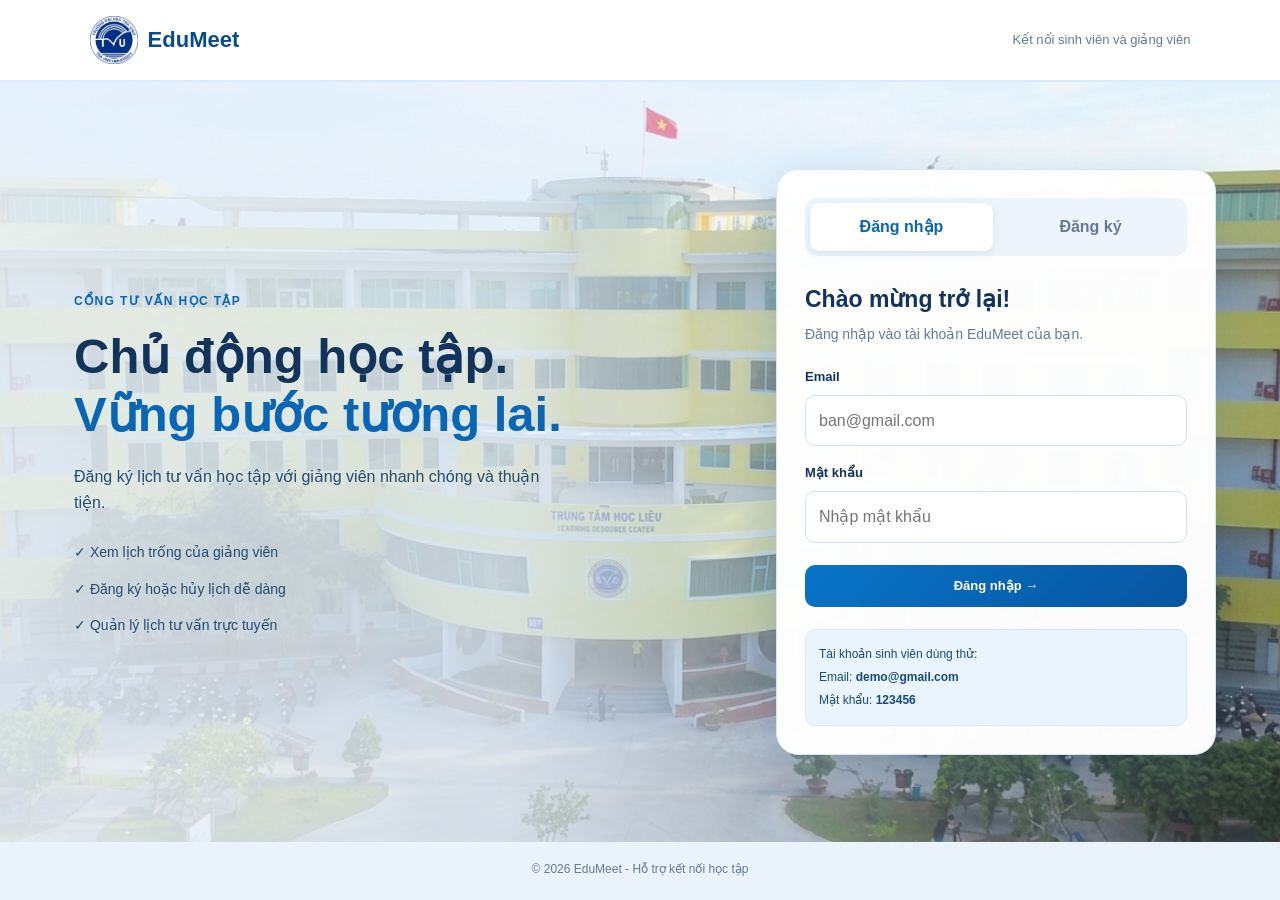
<file: index.html>
<!DOCTYPE html>
<html lang="vi">
<head>
    <meta charset="UTF-8">
    <meta name="viewport" content="width=device-width, initial-scale=1.0">
    <title>EduMeet - Tư vấn học tập</title>
    <link rel="stylesheet" href="style.css">
</head>
<body>
<header class="topbar">
    <a class="brand" href="index.html">
    <img src="images/Logo.png" alt="Logo TVU" class="tvu-logo">
    EduMeet
</a>
    <span class="topbar-note">Kết nối sinh viên và giảng viên</span>
</header>

<main class="auth-layout">
    <section class="intro-panel">
        <span class="eyebrow">CỔNG TƯ VẤN HỌC TẬP</span>
        <h1>Chủ động học tập.<br><span>Vững bước tương lai.</span></h1>
        <p>Đăng ký lịch tư vấn học tập với giảng viên nhanh chóng và thuận tiện.</p>
        <div class="intro-points">
            <div>✓ Xem lịch trống của giảng viên</div>
            <div>✓ Đăng ký hoặc hủy lịch dễ dàng</div>
            <div>✓ Quản lý lịch tư vấn trực tuyến</div>
        </div>
    </section>

    <section class="auth-card">
        <div class="auth-tabs">
            <button type="button" class="auth-tab active" data-auth="login">Đăng nhập</button>
            <button type="button" class="auth-tab" data-auth="register">Đăng ký</button>
        </div>

        <form id="login-form" class="auth-form">
            <h2>Chào mừng trở lại!</h2>
            <p class="muted">Đăng nhập vào tài khoản EduMeet của bạn.</p>

            <label for="login-email">Email</label>
            <input id="login-email" type="email" placeholder="ban@gmail.com" required>

            <label for="login-password">Mật khẩu</label>
            <input id="login-password" type="password" placeholder="Nhập mật khẩu" required>

            <button class="btn btn-primary full" type="submit">Đăng nhập →</button>
            <p id="login-message" class="form-message"></p>

            <div class="demo-hint">
                Tài khoản sinh viên dùng thử:<br>
                Email: <b>demo@gmail.com</b><br>
                Mật khẩu: <b>123456</b>
            </div>
        </form>

        <form id="register-form" class="auth-form hidden">
            <h2>Tạo tài khoản</h2>
            <p class="muted">Chọn vai trò để bắt đầu sử dụng EduMeet.</p>

            <label for="register-name">Họ và tên</label>
            <input id="register-name" type="text" placeholder="Nguyễn Văn A" required>

            <label for="register-role">Vai trò</label>
            <select id="register-role" required>
                <option value="">-- Chọn vai trò --</option>
                <option value="student">Sinh viên</option>
                <option value="lecturer">Giảng viên</option>
            </select>

            <label for="register-email">Email</label>
            <input id="register-email" type="email" placeholder="ban@gmail.com" required>

            <label for="register-password">Mật khẩu</label>
            <input id="register-password" type="password" placeholder="Nhập ít nhất 6 ký tự" minlength="6" required>

            <button class="btn btn-primary full" type="submit">Tạo tài khoản →</button>
            <p id="register-message" class="form-message"></p>
        </form>
    </section>
</main>

<footer>© 2026 EduMeet - Hỗ trợ kết nối học tập</footer>
<script src="script.js"></script>
</body>
</html>
</file>
<file: style.css>
:root {
    /* Màu chủ đạo theo phong cách TVU */
    --primary: #0866b5;
    --primary-dark: #064f91;
    --ink: #12345a;
    --muted: #637b96;
    --line: #d8e5f2;
    --bg: #f2f8fd;

    /* Màu phụ */
    --green: #21865b;
    --orange: #e5a323;

    /* Màu nền và điểm nhấn */
    --blue-light: #e7f3ff;
    --blue-soft: #f3f8fe;
    --gold: #f4c542;
}

* {
    box-sizing: border-box;
    margin: 0;
    padding: 0;
}

body {
    font-family: "Segoe UI", Arial, sans-serif;
    background: var(--bg);
    color: var(--ink);
    line-height: 1.6;
    min-height: 100vh;
}

a {
    text-decoration: none;
    color: inherit;
}

button, input, select {
    font: inherit;
}

button {
    cursor: pointer;
}

.topbar {
    min-height: 76px;
    background: white;
    border-bottom: 1px solid var(--line);
    padding: 16px 7%;
    display: flex;
    align-items: center;
    justify-content: space-between;
    gap: 15px;
}

.brand {
    display: inline-flex;
    align-items: center;
    gap: 10px;
    font-size: 22px;
    font-weight: 800;
}

.logo {
    width: 42px;
    height: 42px;
    border-radius: 13px;
    display: inline-flex;
    align-items: center;
    justify-content: center;
    background: var(--primary);
    color: white;
    font-size: 23px;
    font-weight: 800;
}

.logo.small {
    width: 36px;
    height: 36px;
    font-size: 19px;
}

.topbar-note {
    color: var(--muted);
    font-size: 13px;
}

.auth-layout {
    max-width: 1120px;
    min-height: calc(100vh - 140px);
    margin: auto;
    padding: 55px 25px;
    display: grid;
    grid-template-columns: 1fr 420px;
    gap: 60px;
    align-items: center;
}

.intro-panel .eyebrow,
.eyebrow {
    display: inline-block;
    color: var(--primary);
    font-size: 12px;
    font-weight: 800;
    letter-spacing: 1.4px;
    margin-bottom: 15px;
}

.intro-panel h1 {
    font-size: clamp(32px, 4vw, 49px);
    line-height: 1.2;
    margin-bottom: 20px;
}

.intro-panel h1 span {
    color: var(--primary);
}

.intro-panel > p {
    color: var(--muted);
    max-width: 490px;
    margin-bottom: 26px;
}

.intro-points {
    display: grid;
    gap: 14px;
    color: #45455e;
    font-size: 14px;
}

.auth-card {
    background: white;
    border: 1px solid var(--line);
    border-radius: 22px;
    padding: 28px;
    box-shadow: 0 18px 50px #25234b0c;
}

.auth-tabs {
    display: grid;
    grid-template-columns: 1fr 1fr;
    gap: 6px;
    padding: 5px;
    background: #f4f4fa;
    border-radius: 12px;
    margin-bottom: 25px;
}

.auth-tab {
    border: 0;
    border-radius: 9px;
    padding: 11px 5px;
    background: transparent;
    color: var(--muted);
    font-weight: 700;
}

.auth-tab.active {
    background: white;
    color: var(--primary);
    box-shadow: 0 2px 8px #0000000a;
}

.auth-form h2 {
    font-size: 23px;
    margin-bottom: 5px;
}

.muted {
    color: var(--muted);
    font-size: 14px;
}

.auth-form > .muted {
    margin-bottom: 22px;
}

.auth-form label,
.lecturer-form label {
    display: block;
    font-size: 13px;
    font-weight: 700;
    margin-bottom: 7px;
}

.auth-form input,
.auth-form select,
.lecturer-form input,
.lecturer-form select,
.filters input,
.filters select {
    width: 100%;
    padding: 12px 13px;
    border: 1px solid #dedfeb;
    border-radius: 10px;
    outline: none;
    background: white;
    color: var(--ink);
    margin-bottom: 17px;
}

input:focus, select:focus {
    border-color: var(--primary);
    box-shadow: 0 0 0 3px #635bdf17;
}

.btn {
    border: 0;
    border-radius: 10px;
    padding: 11px 17px;
    font-size: 13px;
    font-weight: 750;
    transition: 0.2s;
}

.btn-primary {
    background: var(--primary);
    color: white;
}

.btn-primary:hover {
    background: var(--primary-dark);
}

.btn-outline {
    border: 1px solid var(--line);
    background: white;
    color: var(--ink);
}

.btn-outline:hover {
    border-color: var(--primary);
    color: var(--primary);
}

.full {
    width: 100%;
    margin-top: 5px;
}

.form-message {
    font-size: 13px;
    margin-top: 10px;
    color: #c33b4a;
}

.form-message.success {
    color: var(--green);
}

.demo-hint {
    background: #f4f3ff;
    padding: 13px;
    border-radius: 10px;
    font-size: 12px;
    line-height: 1.9;
    margin-top: 22px;
    overflow-wrap: anywhere;
}

.hidden {
    display: none !important;
}

footer {
    text-align: center;
    color: var(--muted);
    font-size: 12px;
    padding: 18px;
}

/* Giao diện sau đăng nhập */

.dashboard {
    max-width: 1200px;
    margin: auto;
    padding: 25px;
}

.dashboard-nav {
    display: flex;
    align-items: center;
    justify-content: space-between;
    gap: 15px;
    background: white;
    border: 1px solid var(--line);
    border-radius: 15px;
    padding: 14px 20px;
}

.user-menu {
    display: flex;
    align-items: center;
    gap: 13px;
    font-size: 13px;
    font-weight: 650;
}

.welcome-row {
    display: flex;
    align-items: center;
    justify-content: space-between;
    gap: 20px;
    padding: 42px 5px 30px;
}

.welcome-row h1 {
    font-size: clamp(25px, 4vw, 35px);
    margin-bottom: 8px;
}

.stats-grid {
    display: grid;
    grid-template-columns: repeat(3, 1fr);
    gap: 18px;
    margin-bottom: 30px;
}

.stat-card {
    background: white;
    border: 1px solid var(--line);
    border-radius: 15px;
    padding: 20px;
    display: flex;
    align-items: center;
    gap: 15px;
}

.stat-icon {
    width: 45px;
    height: 45px;
    border-radius: 12px;
    display: grid;
    place-items: center;
    font-size: 21px;
}

.purple {
    background: #eeecff;
    color: var(--primary);
}

.green {
    background: #e2f8ed;
    color: var(--green);
}

.orange {
    background: #fff0df;
    color: var(--orange);
}

.stat-card p {
    color: var(--muted);
    font-size: 12px;
}

.stat-card strong {
    font-size: 25px;
}

.section-block {
    margin-bottom: 28px;
}

.section-heading {
    display: flex;
    align-items: center;
    justify-content: space-between;
    gap: 15px;
    margin-bottom: 18px;
}

.section-heading h2 {
    font-size: 21px;
}

.filters {
    display: flex;
    gap: 12px;
    margin-bottom: 20px;
}

.filters input,
.filters select {
    margin-bottom: 0;
    max-width: 320px;
}

.slot-grid,
.lecturer-slot-list,
.booking-list {
    display: grid;
    grid-template-columns: repeat(4, minmax(0, 1fr));
    gap: 16px;
}

.slot-card,
.lecturer-slot-card,
.booking-card {
    background: white;
    border: 1px solid var(--line);
    border-radius: 15px;
    padding: 21px;
    min-width: 0;
    overflow-wrap: anywhere;
}

.slot-card h3,
.lecturer-slot-card h3,
.booking-card h3 {
    font-size: 17px;
    margin-bottom: 7px;
}

.slot-card p,
.lecturer-slot-card p,
.booking-card p {
    color: var(--muted);
    font-size: 13px;
    margin: 5px 0;
}

.slot-card .btn,
.lecturer-slot-card .btn,
.booking-card .btn {
    margin-top: 14px;
}

.tag {
    display: inline-block;
    padding: 5px 9px;
    border-radius: 7px;
    background: #efedff;
    color: var(--primary);
    font-size: 11px;
    font-weight: 750;
    margin-bottom: 10px;
}

.tag.booked {
    background: #fff0df;
    color: #a35e14;
}

.empty-state {
    text-align: center;
    padding: 25px;
    color: var(--muted);
    font-size: 13px;
    background: white;
    border: 1px dashed #d8d9e7;
    border-radius: 12px;
}

.notice {
    padding: 16px;
    border-radius: 12px;
    background: #efedff;
    color: #555080;
    font-size: 12px;
    margin: 25px 0;
}

.lecturer-form {
    background: white;
    border: 1px solid var(--line);
    border-radius: 15px;
    padding: 24px;
}

.form-grid {
    display: grid;
    grid-template-columns: repeat(2, minmax(0, 1fr));
    gap: 0 18px;
}

.student-booking {
    margin-top: 12px;
    background: #f3f2ff;
    border-radius: 10px;
    padding: 12px;
    font-size: 12px;
}

.toast {
    position: fixed;
    bottom: 20px;
    right: 20px;
    max-width: 90%;
    padding: 13px 18px;
    border-radius: 10px;
    background: #292742;
    color: white;
    font-size: 13px;
    display: none;
    z-index: 10;
}

@media (max-width: 800px) {
    .auth-layout {
        grid-template-columns: 1fr;
        gap: 30px;
        max-width: 550px;
    }

    .stats-grid {
        grid-template-columns: 1fr;
    }

    .slot-grid {
        grid-template-columns: repeat(2, minmax(0, 1fr));
    }

    .lecturer-slot-list,
    .booking-list {
        grid-template-columns: 1fr;
    }
}

@media (max-width: 520px) {
    .topbar {
        padding: 13px 16px;
    }

    .topbar-note {
        display: none;
    }

    .auth-layout {
        padding: 30px 16px;
    }

    .auth-card {
        padding: 20px;
    }

    .dashboard {
        padding: 13px;
    }

    .dashboard-nav {
        align-items: flex-start;
        flex-direction: column;
    }

    .user-menu {
        width: 100%;
        justify-content: space-between;
        flex-wrap: wrap;
    }

    .welcome-mark {
        display: none;
    }

    .filters,
    .section-heading {
        align-items: stretch;
        flex-direction: column;
    }

    .filters input,
    .filters select {
        max-width: none;
    }

    .form-grid {
        grid-template-columns: 1fr;
    }

    .lecturer-form {
        padding: 16px;
    }
}

/* GIAO DIỆN ĐỔI MẬT KHẨU */
.password-section {
    margin-top: 28px;
}

.password-form {
    max-width: 600px;
    padding: 24px;
    background: #ffffff;
    border: 1px solid var(--line);
    border-radius: 16px;
}

.password-field {
    margin-bottom: 18px;
}

.password-field label {
    display: block;
    margin-bottom: 8px;
    font-size: 13px;
    font-weight: 700;
}

.password-field input {
    width: 100%;
    padding: 13px 14px;
    border: 1px solid #e3e5f0;
    border-radius: 10px;
    background: #ffffff;
    color: var(--ink);
    outline: none;
    box-sizing: border-box;
}

.password-field input:focus {
    border-color: var(--primary);
    box-shadow: 0 0 0 3px #635bdf15;
}

#change-password-message.success {
    color: #16803c;
}

@media (max-width: 600px) {
    .password-form {
        padding: 16px;
    }
}
/* MENU AVATAR */
.user-menu {
    position: relative;
    display: flex;
    align-items: center;
}

.profile-button {
    display: flex;
    align-items: center;
    gap: 10px;
    padding: 6px 12px 6px 6px;
    border: 1px solid var(--line);
    border-radius: 30px;
    background: white;
    color: var(--ink);
    font: inherit;
    font-size: 14px;
    font-weight: 600;
    cursor: pointer;
    transition: box-shadow 0.2s, border-color 0.2s;
}

.profile-button:hover {
    border-color: var(--primary);
    box-shadow: 0 3px 12px #635bdf18;
}

.profile-avatar {
    width: 38px;
    height: 38px;
    border-radius: 50%;
    object-fit: cover;
    background: #eeeaff;
}

.dropdown-arrow {
    font-size: 12px;
    color: var(--muted);
}

.profile-dropdown {
    position: absolute;
    z-index: 1001;
    top: calc(100% + 10px);
    right: 0;
    width: 200px;
    padding: 7px;
    background: white;
    border: 1px solid var(--line);
    border-radius: 12px;
    box-shadow: 0 10px 30px #20204018;
}

.profile-dropdown.hidden {
    display: none !important;
}

.profile-dropdown button,
.profile-dropdown-item {
    display: block;
    width: 100%;
    padding: 12px;
    border: none;
    border-radius: 8px;
    background: transparent;
    color: var(--ink);
    text-align: left;
    font-size: 13px;
    cursor: pointer;
}

.profile-dropdown button:hover,
.profile-dropdown-item:hover {
    background: #f3f2ff;
    color: var(--primary);
}
/* CỬA SỔ ĐỔI MẬT KHẨU */
.modal-overlay {
    position: fixed;
    inset: 0;
    z-index: 1000;
    display: flex;
    align-items: center;
    justify-content: center;
    padding: 16px;
    background: rgba(20, 20, 40, 0.5);
}

.modal-overlay.hidden {
    display: none;
}

.password-modal {
    position: relative;
    width: 100%;
    max-width: 430px;
    max-height: 90vh;
    overflow-y: auto;
    padding: 30px;
    border-radius: 20px;
    background: white;
    box-shadow: 0 20px 60px #0002;
}

.password-modal h2 {
    margin: 12px 0 8px;
    font-size: 23px;
}

.password-modal > .muted {
    margin-bottom: 22px;
    font-size: 13px;
    line-height: 1.6;
}

.password-modal-icon {
    display: flex;
    align-items: center;
    justify-content: center;
    width: 48px;
    height: 48px;
    margin: 0 auto 16px;
    border-radius: 14px;
    background: #e5f2ff;
    color: #0866b5;
    font-size: 24px;
}
.profile-required-modal {
    width: min(420px, 92vw);
    padding: 28px;
    text-align: center;
}

.profile-required-modal .password-modal-icon {
    margin: 0 auto 16px;
}
.modal-close {
    position: absolute;
    top: 12px;
    right: 15px;
    width: 34px;
    height: 34px;
    border: none;
    border-radius: 50%;
    background: #f5f5f8;
    font-size: 24px;
    cursor: pointer;
}

.password-modal label {
    display: block;
    margin: 15px 0 7px;
    font-size: 13px;
    font-weight: 600;
}

.password-modal input {
    box-sizing: border-box;
    width: 100%;
    padding: 12px;
    border: 1px solid #e3e5f0;
    border-radius: 10px;
    outline: none;
}

.password-modal input:focus {
    border-color: var(--primary);
    box-shadow: 0 0 0 3px #635bdf15;
}

.password-modal .btn {
    margin-top: 20px;
}

@media (max-width: 480px) {
    .password-modal {
        padding: 22px;
    }

    .profile-button {
        gap: 6px;
        padding-right: 8px;
        font-size: 12px;
    }

    .profile-avatar {
        width: 32px;
        height: 32px;
    }
}.profile-dropdown-item {
    display: block;
    width: 100%;
    padding: 12px;
    border-radius: 8px;
    color: var(--ink);
    font-size: 13px;
    cursor: pointer;
    box-sizing: border-box;
}

.profile-dropdown-item:hover {
    background: #f3f2ff;
    color: var(--primary);
}
/* Pop-up đăng ký và hủy lịch */
.booking-popup {
    position: fixed;
    inset: 0;
    z-index: 2000;
    display: flex;
    align-items: center;
    justify-content: center;
    padding: 16px;
    background: rgba(20, 20, 40, 0.5);
    backdrop-filter: blur(4px);
}

.booking-popup.hidden {
    display: none;
}

.booking-popup-content {
    position: relative;
    box-sizing: border-box;
    width: 100%;
    max-width: 380px;
    padding: 32px 26px 26px;
    border-radius: 22px;
    background: white;
    box-shadow: 0 20px 60px rgba(0, 0, 0, 0.18);
    text-align: center;
    animation: bookingPopupIn 0.25s ease;
}

.booking-popup-close {
    position: absolute;
    top: 10px;
    right: 14px;
    border: none;
    background: transparent;
    color: #777;
    font-size: 28px;
    cursor: pointer;
}

.booking-popup-icon {
    display: flex;
    align-items: center;
    justify-content: center;
    width: 64px;
    height: 64px;
    margin: 0 auto 16px;
    border-radius: 50%;
    background: #e4f8ec;
    color: #16834a;
    font-size: 34px;
    font-weight: bold;
}

.booking-popup-content h2 {
    margin: 0 0 10px;
    font-size: 22px;
    color: #25243a;
}

.booking-popup-content p {
    margin: 0 0 24px;
    color: #77788b;
    font-size: 14px;
    line-height: 1.7;
}

.booking-popup-content .btn {
    width: 100%;
}

@keyframes bookingPopupIn {
    from {
        opacity: 0;
        transform: translateY(12px) scale(0.96);
    }
    to {
        opacity: 1;
        transform: translateY(0) scale(1);
    }
}
/* Nút xóa lịch màu đỏ */
button[data-delete] {
    background-color: #dc3545;
    color: #fff;
    border: 1px solid #dc3545;
    border-radius: 8px;
    padding: 10px 18px;
    cursor: pointer;
    transition: background-color 0.2s ease;
}

/* Khi di chuột vào nút */
button[data-delete]:hover {
    background-color: #bb2d3b;
    border-color: #b02a37;
}

/* ==================================
   EDUMEET - GIAO DIỆN TÔNG MÀU TVU
   ================================== */

/* Thanh đầu trang */
.topbar {
    background: #ffffff;
    border-bottom: 2px solid #d9eafb;
}

.brand {
    color: #084c8d;
}

.logo {
    background: linear-gradient(135deg, #0875ca, #064b91);
    border-radius: 12px;
}

/* Nền trang đăng nhập */
body {
    background-color: var(--bg);
    color: var(--ink);
}

.auth-layout {
    max-width: 1250px;
    grid-template-columns: minmax(0, 1fr) 440px;
    gap: 65px;
}

/* Tiêu đề bên trái */
.eyebrow,
.intro-panel .eyebrow {
    color: #0866b5;
}

.intro-panel h1 {
    color: #12345a;
}

.intro-panel h1 span {
    color: #0878d1;
}

.intro-points {
    color: #244b72;
}

/* Khung đăng nhập, đăng ký */
.auth-card {
    border: 1px solid #dce8f5;
    border-radius: 22px;
    box-shadow: 0 18px 45px rgba(19, 76, 130, 0.09);
}

.auth-tabs {
    background: #edf4fc;
}

.auth-tab.active {
    color: #0866b5;
    background: #ffffff;
    box-shadow: 0 3px 10px rgba(8, 102, 181, 0.10);
}

/* Ô nhập thông tin */
.auth-form input,
.auth-form select,
.lecturer-form input,
.lecturer-form select,
.filters input,
.filters select {
    border-color: #d4e1ef;
}

input:focus,
select:focus,
textarea:focus {
    border-color: #0878d1;
    box-shadow: 0 0 0 3px rgba(8, 120, 209, 0.12);
}

/* Nút chính */
.btn-primary {
    background: linear-gradient(135deg, #0874c8, #0755a0);
    color: #ffffff;
}

.btn-primary:hover {
    background: #064783;
}

/* Nút phụ */
.btn-outline {
    border-color: #d5e3f1;
    color: #164d7e;
}

.btn-outline:hover {
    border-color: #0874c8;
    color: #0874c8;
    background: #f1f8ff;
}

/* Thông tin tài khoản dùng thử */
.demo-hint {
    background: #eaf4ff;
    color: #174b7a;
    border: 1px solid #d9eafb;
}

/* Giao diện sau đăng nhập */
.dashboard-nav {
    border-color: #d8e5f2;
    box-shadow: 0 4px 16px rgba(19, 76, 130, 0.04);
}

.dashboard-nav .brand {
    color: #084c8d;
}

.welcome-row h1 {
    color: #12345a;
}

.section-heading h2 {
    color: #12345a;
}

/* Các thẻ thống kê */
.stat-card,
.slot-card,
.lecturer-slot-card,
.booking-card,
.lecturer-form {
    border-color: #dce8f5;
    box-shadow: 0 5px 18px rgba(19, 76, 130, 0.04);
}

.purple {
    background: #e4f1ff;
    color: #0866b5;
}

.green {
    background: #e5f6ed;
    color: #21865b;
}

.orange {
    background: #fff5dc;
    color: #a66b08;
}

/* Nhãn lịch tư vấn */
.tag {
    background: #e5f2ff;
    color: #0866b5;
}

.tag.booked {
    background: #fff3d6;
    color: #936000;
}

/* Thông báo */
.notice {
    background: #e8f3ff;
    color: #174b7a;
    border: 1px solid #d5e8fa;
}

/* Menu tài khoản */
.profile-button:hover {
    border-color: #0874c8;
    box-shadow: 0 3px 12px rgba(8, 102, 181, 0.12);
}

.profile-dropdown button:hover,
.profile-dropdown-item:hover {
    background: #edf6ff;
    color: #0866b5;
}

/* Cửa sổ đổi mật khẩu */
.password-modal-icon {
    background: #e5f2ff;
    color: #0866b5;
}

.modal-close {
    color: #315777;
}

.modal-close:hover {
    background: #eaf4ff;
    color: #0755a0;
}

/* Popup thông báo */
.booking-popup {
    background: rgba(10, 35, 65, 0.48);
}

.booking-popup-content {
    border: 1px solid #dce8f5;
}

.booking-popup-icon {
    background: #e4f3ff;
    color: #0866b5;
}

.booking-popup-content h2 {
    color: #12345a;
}

.booking-popup-close {
    color: #637b96;
}

.booking-popup-close:hover {
    color: #0866b5;
}

/* Form thông tin sinh viên */
#student-profile-page form input,
#student-profile-page form textarea {
    border-color: #d4e1ef;
}

/* Nút xóa lịch */
button[data-delete] {
    background: #c93642;
    border-color: #c93642;
    color: #ffffff;
}

button[data-delete]:hover {
    background: #a92130;
    border-color: #a92130;
}

/* Chân trang */
footer {
    color: #637b96;
}

/* Hiển thị trên điện thoại */
@media (max-width: 800px) {
    .auth-layout {
        grid-template-columns: 1fr;
        gap: 30px;
    }
}

/* ===== NỀN ĐĂNG NHẬP EDUMEET - TÔNG XANH TVU ===== */

body {
    background: #eaf3fc;
}

/* Ảnh nền phủ toàn bộ khu vực đăng nhập */
.auth-layout {
    width: 100%;
    max-width: none;
    min-height: calc(100vh - 140px);
    margin: 0;
    padding: 50px max(5%, 30px);

    display: grid;
    grid-template-columns: minmax(0, 1fr) 440px;
    gap: 50px;
    align-items: center;

    background-image:
        linear-gradient(
            90deg,
            rgba(234, 243, 252, 0.88) 0%,
            rgba(234, 243, 252, 0.78) 40%,
            rgba(234, 243, 252, 0.25) 72%,
            rgba(234, 243, 252, 0.12) 100%
        ),
        url("images/anh1.png");
    background-size: cover;
    background-position: center;
    background-repeat: no-repeat;
}

/* Phần giới thiệu bên trái */
.intro-panel {
    position: relative;
    z-index: 1;
    padding: 25px 10px;
    color: #12345a;
}

.intro-panel .eyebrow {
    color: #0866b5;
}

.intro-panel h1 {
    color: #12345a;
    text-shadow: none;
}

.intro-panel h1 span {
    color: #0866b5;
}

.intro-panel > p,
.intro-panel .intro-points {
    color: #244b72;
    text-shadow: none;
}

/* Khung đăng nhập / đăng ký */
.auth-card {
    position: relative;
    z-index: 2;
    width: 100%;
    max-width: 440px;
    justify-self: end;
    transform: none;
    background: rgba(255, 255, 255, 0.98);
    border: 1px solid #d8e5f2;
    border-radius: 22px;
    box-shadow: 0 15px 45px rgba(8, 65, 120, 0.15);
}

/* Hiển thị trên máy tính bảng và điện thoại */
@media (max-width: 800px) {
    .auth-layout {
        grid-template-columns: 1fr;
        gap: 25px;
        padding: 30px 20px;
        background-position: center;
    }

    .auth-card {
        justify-self: center;
    }
}
.tvu-logo {
    width: 48px;
    height: 48px;
    object-fit: contain;
    flex-shrink: 0;
}
/* ===== THÔNG TIN SINH VIÊN ===== */

#student-profile-page .student-info-layout {
    display: flex;
    align-items: flex-start;
    gap: 24px;
}

#student-profile-page .student-profile-avatar {
    flex: 0 0 150px;
}

#student-profile-page .student-profile-avatar img {
    display: block;
    width: 150px;
    height: 200px;
    object-fit: cover;
    border: 2px solid var(--primary);
    border-radius: 10px;
}

#student-profile-page #student-profile-form {
    flex: 1;
    min-width: 0;
    max-width: none;
    margin: 0;
    display: grid;
    grid-template-columns: repeat(2, minmax(0, 1fr));
    gap: 16px;
}

/* Mỗi trường là một nhóm riêng */
#student-profile-page #student-profile-form .student-field {
    display: flex;
    flex-direction: column;
    gap: 6px;
    min-width: 0;
}

#student-profile-page #student-profile-form .student-field label {
    margin: 0;
}

#student-profile-page #student-profile-form .student-field input,
#student-profile-page #student-profile-form .student-field select,
#student-profile-page #student-profile-form .student-field textarea {
    width: 100%;
    min-width: 0;
    margin: 0;
    padding: 10px;
}

/* Địa chỉ và các phần cuối form */
#student-profile-page .student-field-full,
#student-profile-page #student-profile-message,
#student-profile-page .student-form-actions {
    grid-column: 1 / -1;
}

#student-profile-page #student-profile-message {
    margin: 0;
}

#student-profile-page .student-form-actions {
    display: flex;
    gap: 12px;
    flex-wrap: wrap;
}

#student-profile-page .student-form-actions button {
    width: auto;
    margin: 0;
}

/* Điện thoại */
@media (max-width: 650px) {
    #student-profile-page .student-info-layout {
        flex-direction: column;
    }

    #student-profile-page #student-profile-form {
        width: 100%;
        grid-template-columns: 1fr;
    }

    #student-profile-page .student-field-full,
    #student-profile-page #student-profile-message,
    #student-profile-page .student-form-actions {
        grid-column: 1;
    }
}
.profile-account-info {
    display: flex;
    flex-direction: column;
    gap: 5px;
    padding: 12px 16px;
    overflow-wrap: anywhere;
}

.profile-account-info strong {
    font-size: 15px;
    color: var(--text);
}

.profile-account-info span {
    font-size: 13px;
    color: var(--muted);
}

.profile-dropdown hr {
    border: none;
    border-top: 1px solid var(--border);
    margin: 4px 0;
}
/* Thông tin tài khoản trong menu avatar */
.profile-account-info {
    display: flex;
    flex-direction: column;
    gap: 6px;
    padding: 12px 16px;
    overflow-wrap: anywhere;
    color: #1e293b;
}

.profile-account-info strong {
    font-size: 15px;
    font-weight: 700;
    color: #111827;
    line-height: 1.6;
}

.profile-account-info span {
    font-size: 15px;
    font-weight: 600;
    color: #374151;
    line-height: 1.6;
}

.profile-dropdown hr {
    border: none;
    border-top: 1px solid #d1d5db;
    margin: 4px 0;
}
.profile-required-modal {
    width: min(420px, 92vw);
    padding: 28px;
    text-align: center;
}

.profile-required-modal h2 {
    margin-bottom: 12px;
}

.profile-required-modal p {
    line-height: 1.6;
}

.profile-required-actions {
    display: flex;
    justify-content: center;
    flex-wrap: wrap;
    gap: 10px;
    margin-top: 22px;
}
/* POPUP NHẬP NỘI DUNG TƯ VẤN */
.consultation-modal {
    max-width: 450px;
    text-align: center;
}

.consultation-modal .password-modal-icon {
    margin: 0 auto 16px;
}

#consultation-content {
    display: block;
    width: 100%;
    box-sizing: border-box;
    padding: 12px;
    border: 1px solid var(--line);
    border-radius: 10px;
    font: inherit;
    resize: vertical;
}

.consultation-actions {
    display: flex;
    justify-content: center;
    flex-wrap: wrap;
    gap: 10px;
}

.consultation-actions .btn {
    margin-top: 16px;
}
#account-login-name,
#account-login-email {
    font-weight: 700;
}
</file>
